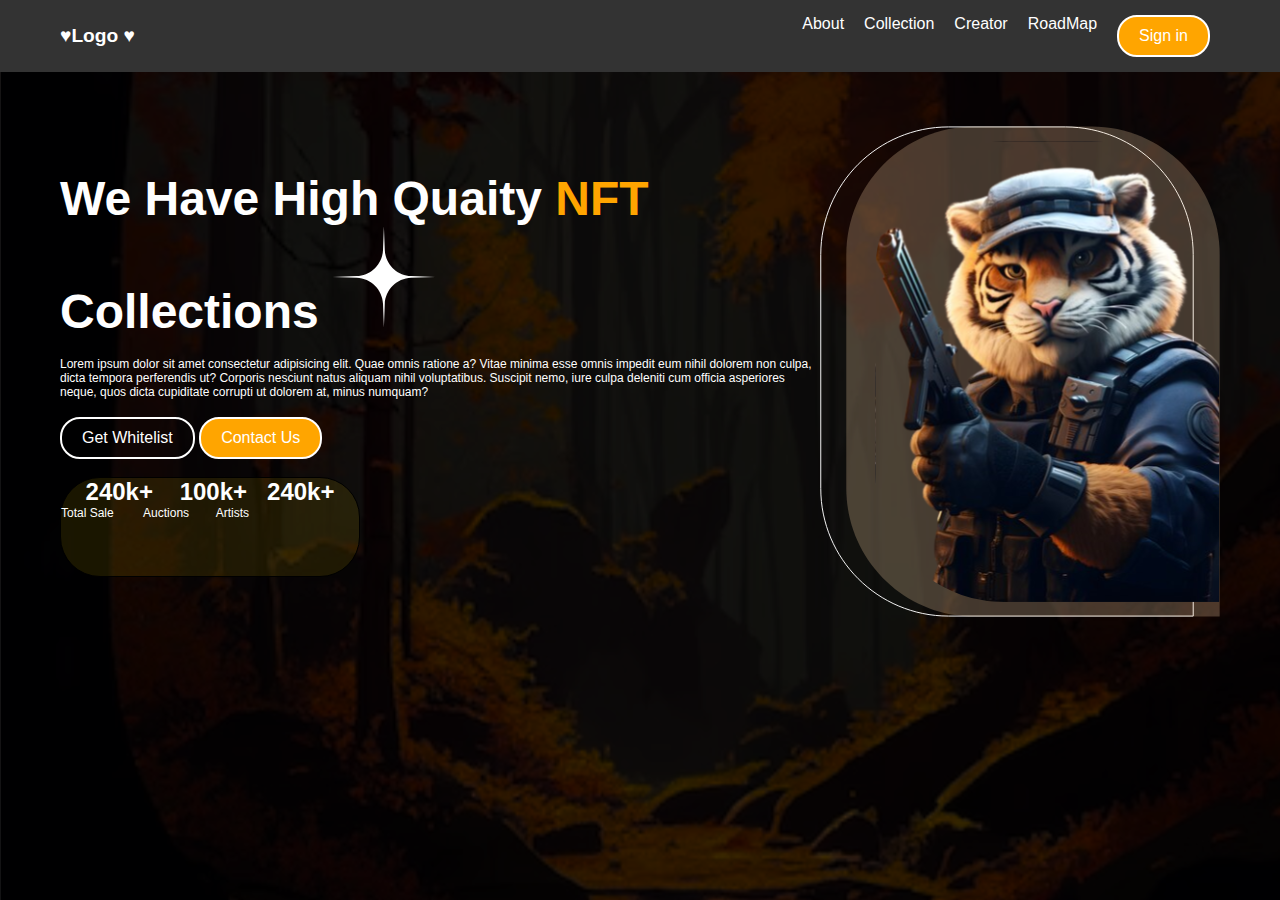
<file: index.html>
<!DOCTYPE html>
<html lang="en">

<head>
    <meta charset="UTF-8">
    <meta name="viewport" content="width=device-width, initial-scale=1.0">
    <title>Home Page</title>
    <link rel="stylesheet" href="style.css">
</head>

<body>
    <nav class="navbar">
        <div class="container">
            <a href="#" class="brand">&hearts;Logo &hearts;</a>
            <div class="menu-toggle">&#9776;</div>
            <ul class="nav-links">
                <li><a href="about.html">About</a></li>
                <li><a href="col.html">Collection</a></li>
                <li><a href="creator.html">Creator</a></li>
                <li><a href="roadmap.html">RoadMap</a></li>
                <li><form action="login.html">
                    <button style="background-color: orange;">Sign in</button>
                </form></li>
            </ul>
        </div>
    </nav>
    <br><br><br>

    <div class="container">
        <div class="inline" id="one">
            <h1>We Have High Quaity <b style="color: orange;">NFT</b> Collections <img src="filled_star.svg" alt="star"></h1>
            <br>
            
            <p>Lorem ipsum dolor sit amet consectetur adipisicing elit. Quae omnis ratione a? Vitae minima esse omnis
                impedit eum nihil dolorem non culpa, dicta tempora perferendis ut? Corporis nesciunt natus aliquam nihil
                voluptatibus. Suscipit nemo, iure culpa deleniti cum officia asperiores neque, quos dicta cupiditate
                corrupti ut dolorem at, minus numquam?</p>
                <br>
                <button id="get">Get Whitelist</button>
                <button id="cont">Contact Us</button>
                <br><br>
                <div id="detail">
                    <h2 style="color: white;">240k+ &nbsp;&nbsp;&nbsp;100k+&nbsp;&nbsp;&nbsp;240k+</h2>
                    <p style="text-align: left;">Total Sale&nbsp;&nbsp;&nbsp;&nbsp;&nbsp;&nbsp;&nbsp;&nbsp;
                        Auctions&nbsp;&nbsp;&nbsp;&nbsp;&nbsp;&nbsp;&nbsp;&nbsp;Artists</p>
                </div>

        </div>

        <div class="inline" id="two">
            <img src="tiger_hero.svg" alt="tiger">
        </div>
    </div>
    <script src="app.js"></script>
</body>

</html>
</file>
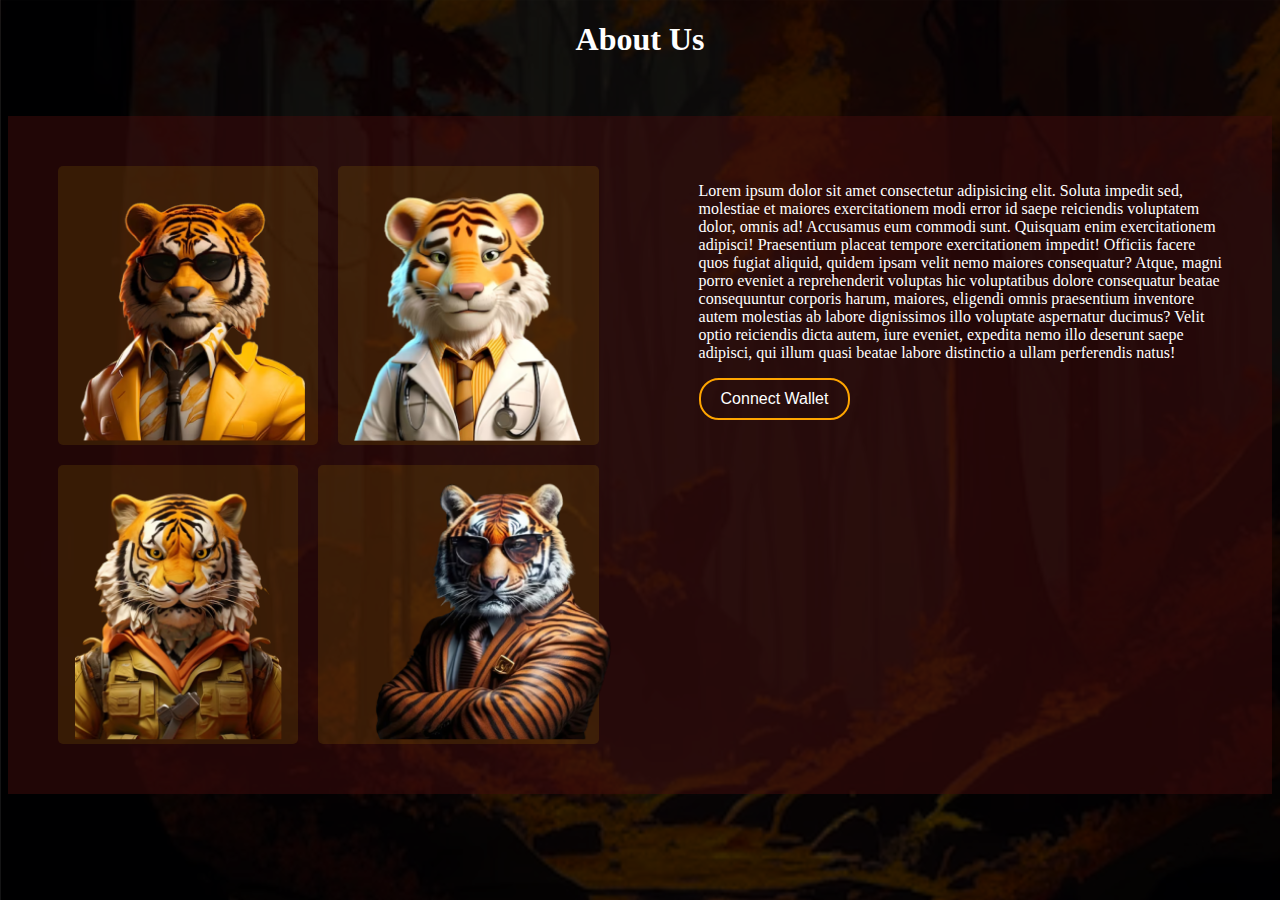
<file: about.html>
<!DOCTYPE html>
<html lang="en">

<head>
    <meta charset="UTF-8">
    <meta name="viewport" content="width=device-width, initial-scale=1.0">
    <title>About</title>
    <link rel="stylesheet" href="sabout.css">
</head>

<body>

    <h1>About Us</h1>
    <br><br>
    <div class="container">
        <div class="inline1">
            <div class="upper-row">
                <div class="box"><img src="image 104.png" alt="img1"></div>
                <div class="box"><img src="image 105.png" alt="img2"></div>
            </div>
            <div class="lower-row">
                <div class="box"><img src="image 106.png" alt="img3"></div>
                <div class="box"><img src="image 107.png" alt="img4"></div>
            </div>

        </div>
        <div class="inline1" id="content">
            <p>Lorem ipsum dolor sit amet consectetur adipisicing elit. Soluta impedit sed, molestiae et maiores
                exercitationem modi error id saepe reiciendis voluptatem dolor, omnis ad! Accusamus eum commodi sunt.
                Quisquam enim exercitationem adipisci! Praesentium placeat tempore exercitationem impedit! Officiis
                facere quos fugiat aliquid, quidem ipsam velit nemo maiores consequatur? Atque, magni porro eveniet a
                reprehenderit voluptas hic voluptatibus dolore consequatur beatae consequuntur corporis harum, maiores,
                eligendi omnis praesentium inventore autem molestias ab labore dignissimos illo voluptate aspernatur
                ducimus? Velit optio reiciendis dicta autem, iure eveniet, expedita nemo illo deserunt saepe adipisci,
                qui illum quasi beatae labore distinctio a ullam perferendis natus!</p>

            <button>Connect Wallet</button>

        </div>

    </div>
</body>

</html>
</file>
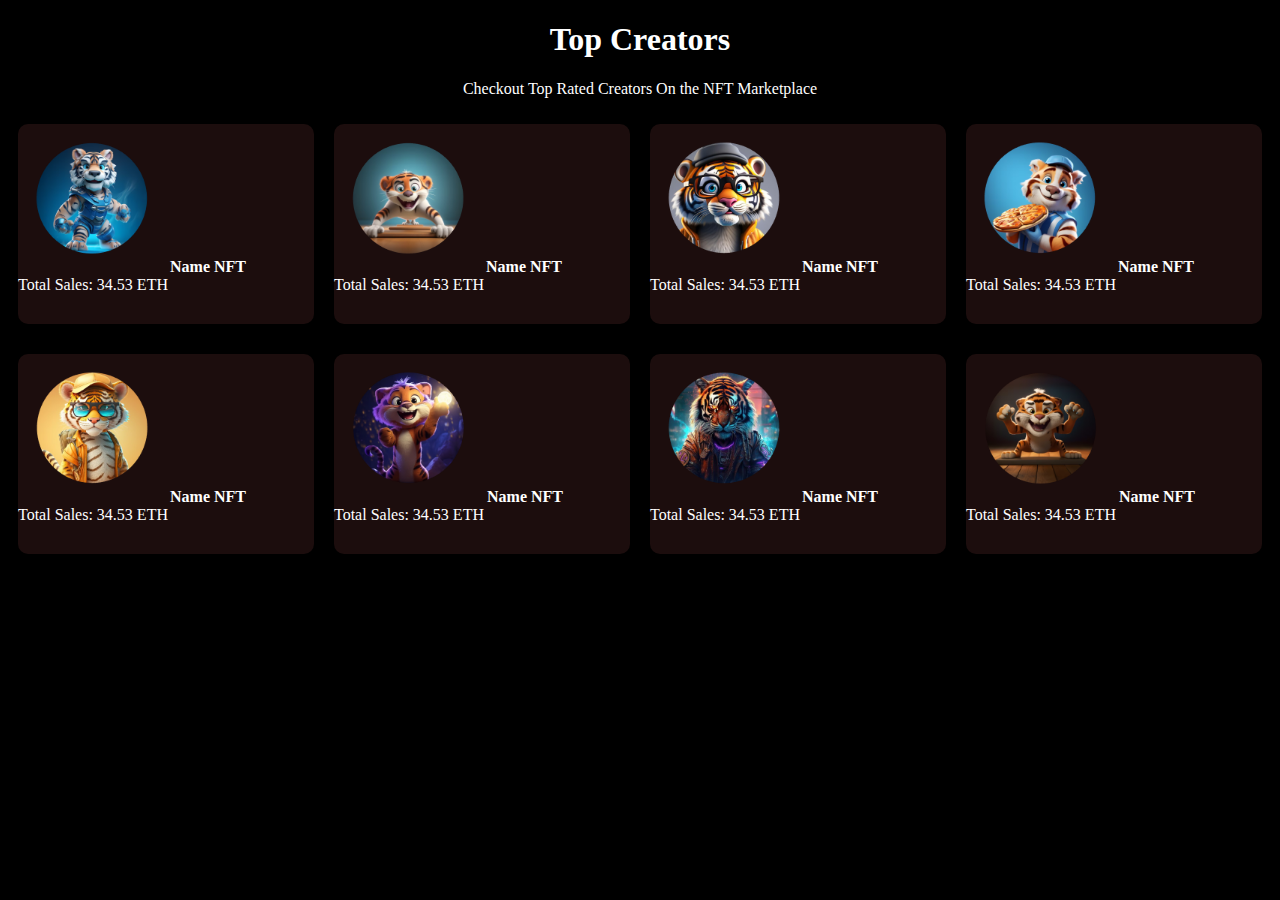
<file: creator.html>
<!DOCTYPE html>
<html lang="en">
<head>
    <meta charset="UTF-8">
    <meta name="viewport" content="width=device-width, initial-scale=1.0">
    <title>Creator</title>
    <link rel="stylesheet" href="creator.css">
</head>
<body>
    <h1 style="text-align: center;color: white;">Top Creators</h1>
    <p style="text-align: center; color: white;">Checkout Top Rated Creators On the NFT Marketplace</p>
    <div class="container">
        <div class="upper-row">
            <div class="box"><img src="Ellipse 137.png" alt="">
                <b>Name NFT</b> <br>
                Total Sales:&nbsp;34.53 ETH
            </div>
            <div class="box"><img src="Ellipse 138.png" alt="">
                <b>Name NFT</b> <br>
                Total Sales:&nbsp;34.53 ETH
            </div>
            <div class="box"><img src="Ellipse 133-1.png" alt="">
                <b>Name NFT</b> <br>
                Total Sales:&nbsp;34.53 ETH
            </div>
            <div class="box"><img src="Ellipse 133.png" alt="">
                <b>Name NFT</b> <br>
                Total Sales:&nbsp;34.53 ETH
            </div>
        </div>
        <div class="lower-row">
            <div class="box"><img src="Ellipse 134-1.png" alt="">
                <b>Name NFT</b> <br>
                Total Sales:&nbsp;34.53 ETH
            </div>
            <div class="box"><img src="Ellipse 134.png" alt="">
                <b>Name NFT</b> <br>
                Total Sales:&nbsp;34.53 ETH
            </div>
            <div class="box"><img src="Ellipse 135.png" alt="">
                <b>Name NFT</b> <br>
                Total Sales:&nbsp;34.53 ETH
            </div>
            <div class="box"><img src="Ellipse 136.png" alt="">
                <b>Name NFT</b> <br>
                Total Sales:&nbsp;34.53 ETH
            </div>
        </div>
    </div>
</body>
</html>
</file>
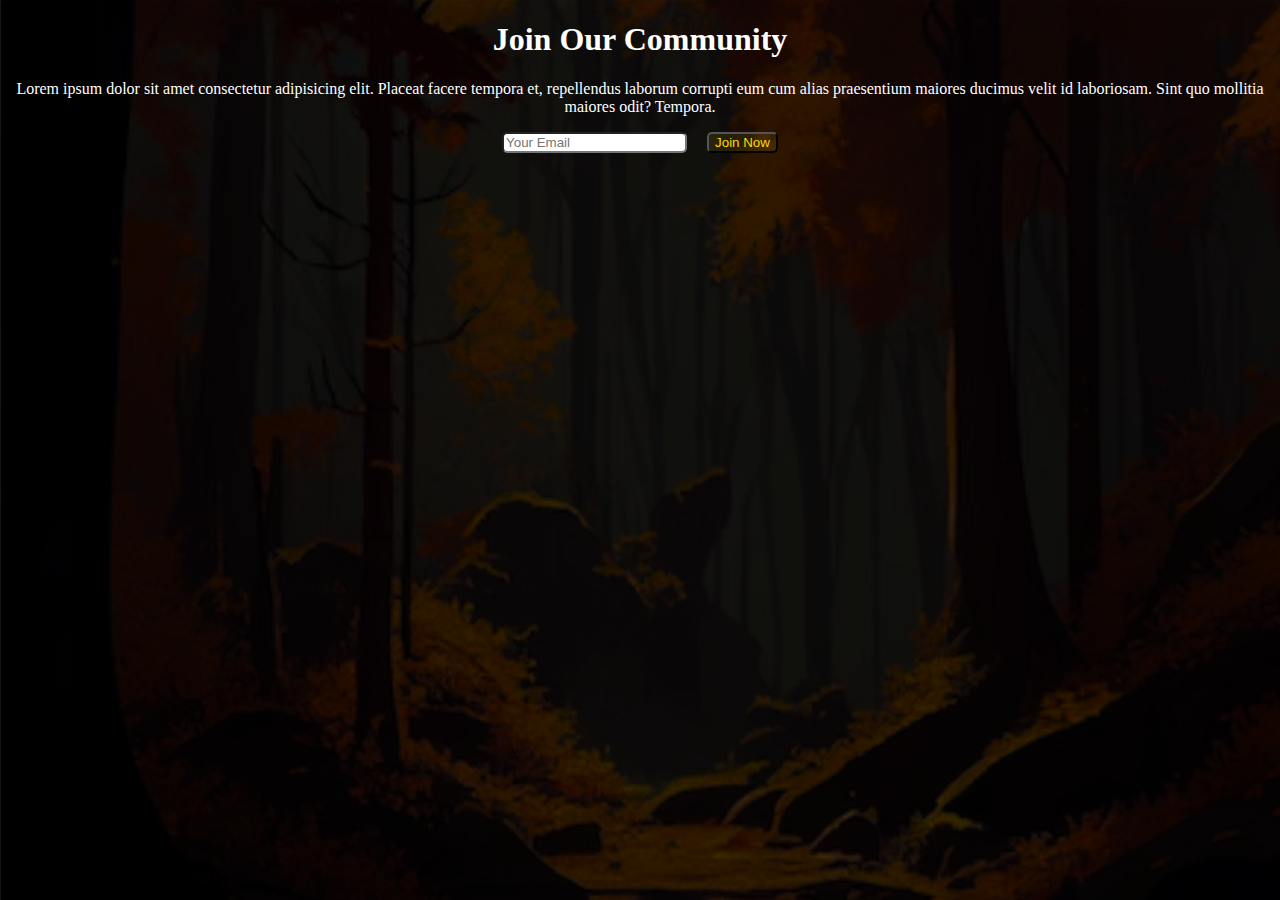
<file: login.html>
<!DOCTYPE html>
<html lang="en">

<head>
    <meta charset="UTF-8">
    <meta name="viewport" content="width=device-width, initial-scale=1.0">
    <title>LogIn Page</title>
    <link rel="stylesheet" href="login.css">
</head>

<body>
    <h1>Join Our Community</h1>
    <p>Lorem ipsum dolor sit amet consectetur adipisicing elit. Placeat facere tempora et, repellendus laborum corrupti
        eum cum alias praesentium maiores ducimus velit id laboriosam. Sint quo mollitia maiores odit? Tempora.</p>
    <form action="">
        <input type="text" placeholder="Your Email">&nbsp;&nbsp;&nbsp;&nbsp;
        <button>Join Now</button>
    </form>
    </body>

</html>
</file>
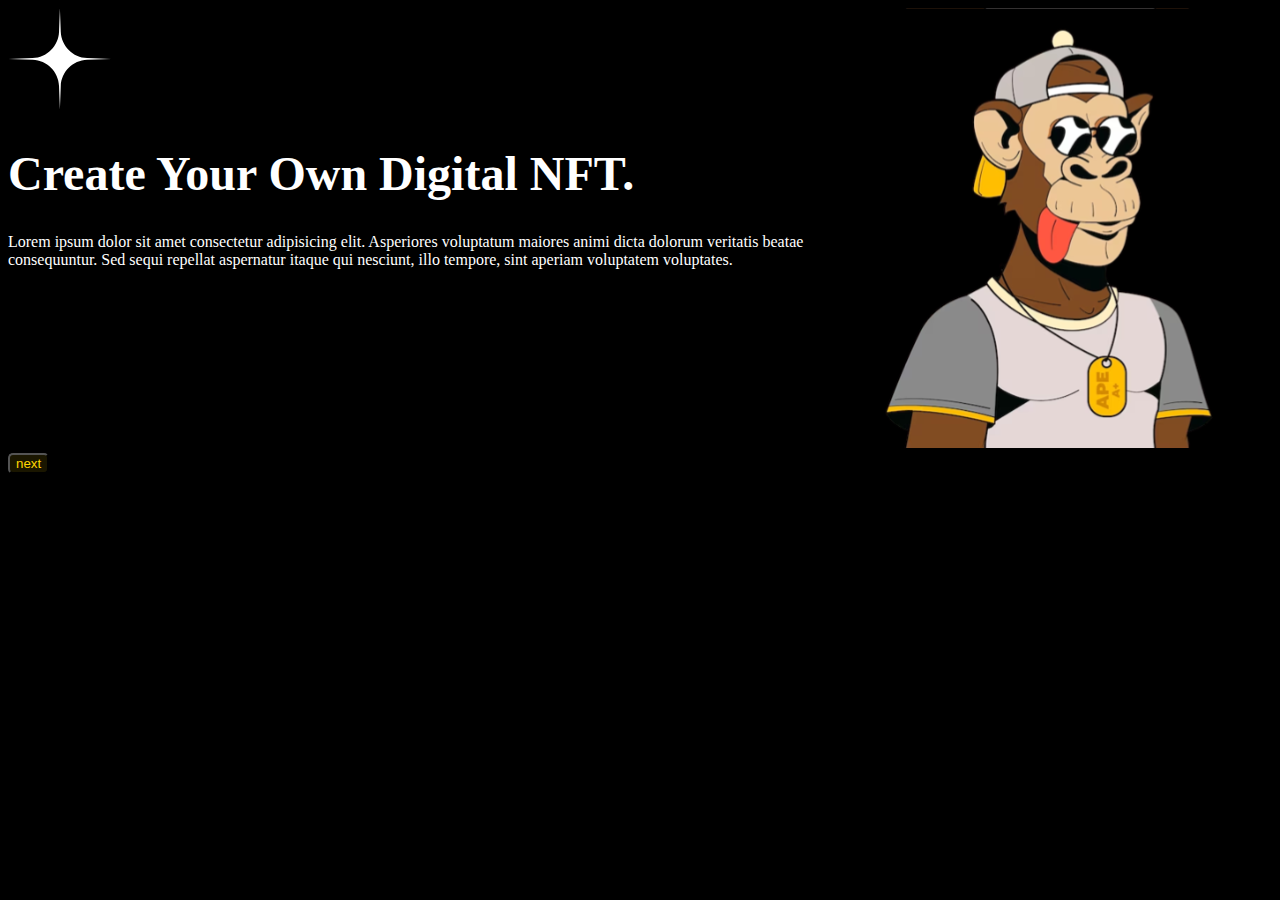
<file: page2.html>
<!DOCTYPE html>
<html lang="en">

<head>
    <meta charset="UTF-8">
    <meta name="viewport" content="width=device-width, initial-scale=1.0">
    <title>page2</title>
    <link rel="stylesheet" href="common.css">
</head>

<body>
    <div class="container">
        <div class="inline">
            <img src="filled_star.svg" alt="">
            <h1>Create Your Own Digital NFT.</h1>
            <p>Lorem ipsum dolor sit amet consectetur adipisicing elit. Asperiores voluptatum maiores animi dicta
                dolorum veritatis beatae consequuntur. Sed sequi repellat aspernatur itaque qui nesciunt, illo tempore,
                sint aperiam voluptatem voluptates.</p>
        </div>
        <div class="inline">
            <img id="main" src="monkey.svg" alt="">
        </div>

    </div>
    <form action="page3.html">
        <button>next</button>
    </form>
</body>

</html>
</file>
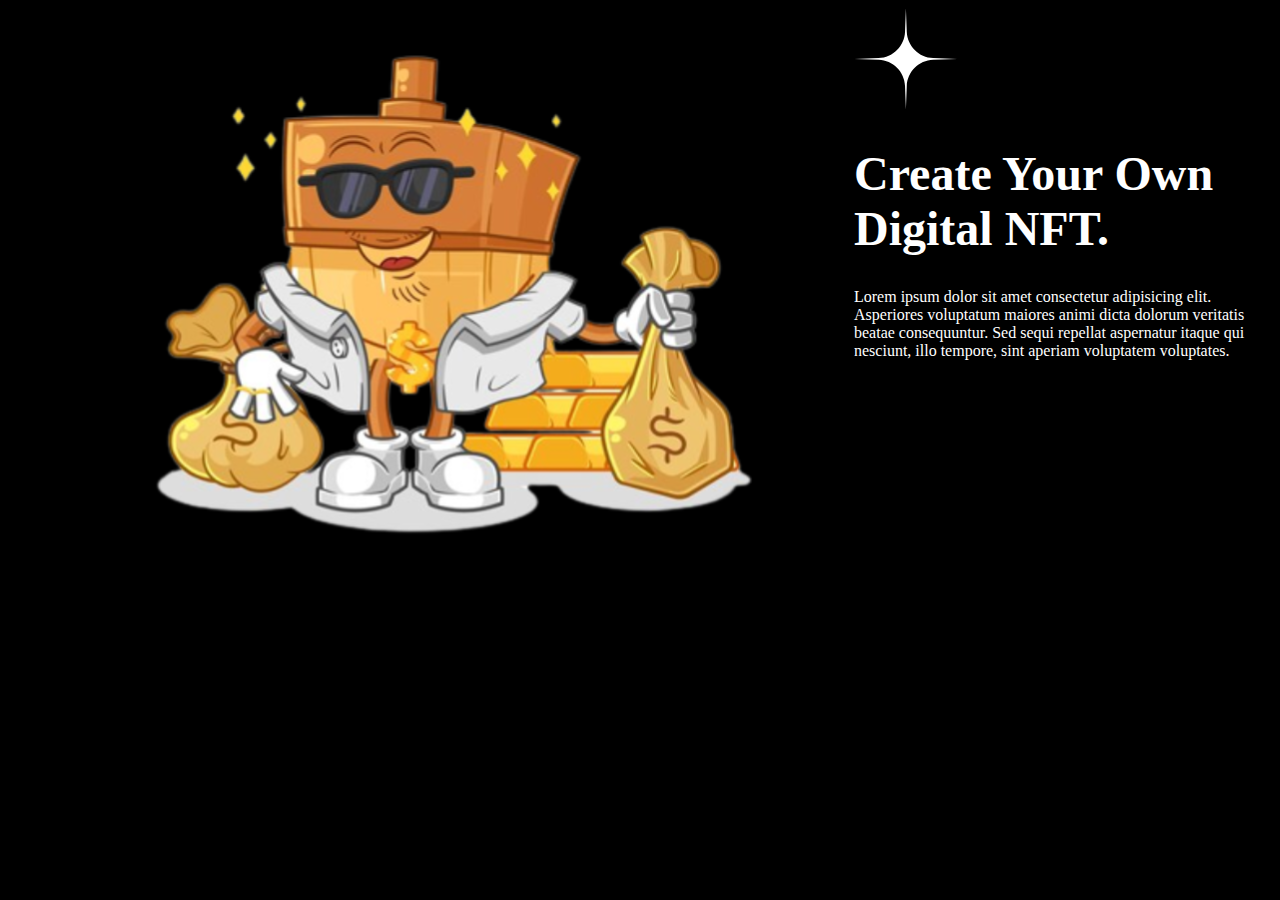
<file: page3.html>
<!DOCTYPE html>
<html lang="en">
<head>
    <meta charset="UTF-8">
    <meta name="viewport" content="width=device-width, initial-scale=1.0">
    <title>Page3</title>
    <link rel="stylesheet" href="common.css">
</head>
<body>
    <div class="container">
        <div class="inline">
            <img id="main" src="goldman.svg" alt="">
        </div>
        <div class="inline">
            <img src="filled_star.svg" alt="">
            <h1>Create Your Own Digital NFT.</h1>
            <p>Lorem ipsum dolor sit amet consectetur adipisicing elit. Asperiores voluptatum maiores animi dicta
                dolorum veritatis beatae consequuntur. Sed sequi repellat aspernatur itaque qui nesciunt, illo tempore,
                sint aperiam voluptatem voluptates.</p>
        </div>
        

    </div>
    
</body>
</html>
</file>
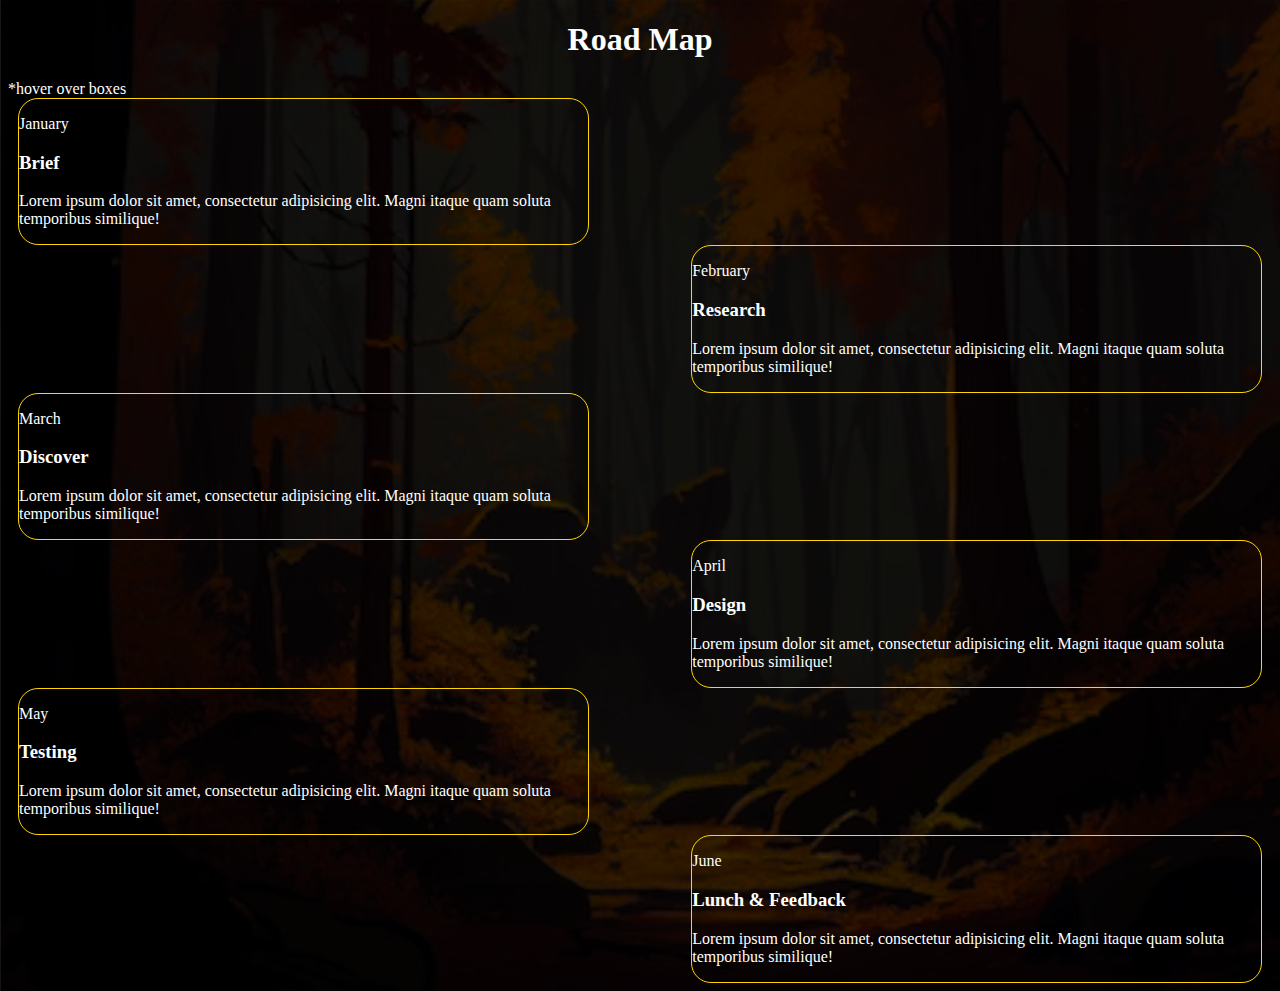
<file: roadmap.html>
<!DOCTYPE html>
<html lang="en">

<head>
    <meta charset="UTF-8">
    <meta name="viewport" content="width=device-width, initial-scale=1.0">
    <title>Road Map</title>
    <link rel="stylesheet" href="rmap.css">
</head>

<body>
    <h1 style="text-align: center; color: white;">Road Map</h1> <span style="text-align: right;color: white;">*hover over boxes</span>
    <div class="odd">
        <p style="text-align: centre;">January</p>
        <h3>Brief</h3>
        <p>Lorem ipsum dolor sit amet, consectetur adipisicing elit. Magni itaque quam soluta temporibus similique!
            </p>
    </div>
    <div class="even">
        <p style="text-align: centre;">February</p>
        <h3>Research</h3>
        <p>Lorem ipsum dolor sit amet, consectetur adipisicing elit. Magni itaque quam soluta temporibus similique!
            </p>
    </div>
    <div class="odd">
        <p style="text-align: centre;">March</p>
        <h3>Discover</h3>
        <p>Lorem ipsum dolor sit amet, consectetur adipisicing elit. Magni itaque quam soluta temporibus similique!
            </p>
    </div>
    <div class="even">
        <p style="text-align: centre;">April</p>
        <h3>Design</h3>
        <p>Lorem ipsum dolor sit amet, consectetur adipisicing elit. Magni itaque quam soluta temporibus similique!
            </p>
    </div>
    <div class="odd">
        <p style="text-align: centre;">May</p>
        <h3>Testing</h3>
        <p>Lorem ipsum dolor sit amet, consectetur adipisicing elit. Magni itaque quam soluta temporibus similique!
            </p>
    </div>
    <div class="even">
        <p style="text-align: centre;">June</p>
        <h3>Lunch & Feedback</h3>
        <p>Lorem ipsum dolor sit amet, consectetur adipisicing elit. Magni itaque quam soluta temporibus similique!
            </p>
    </div>

</body>

</html>
</file>
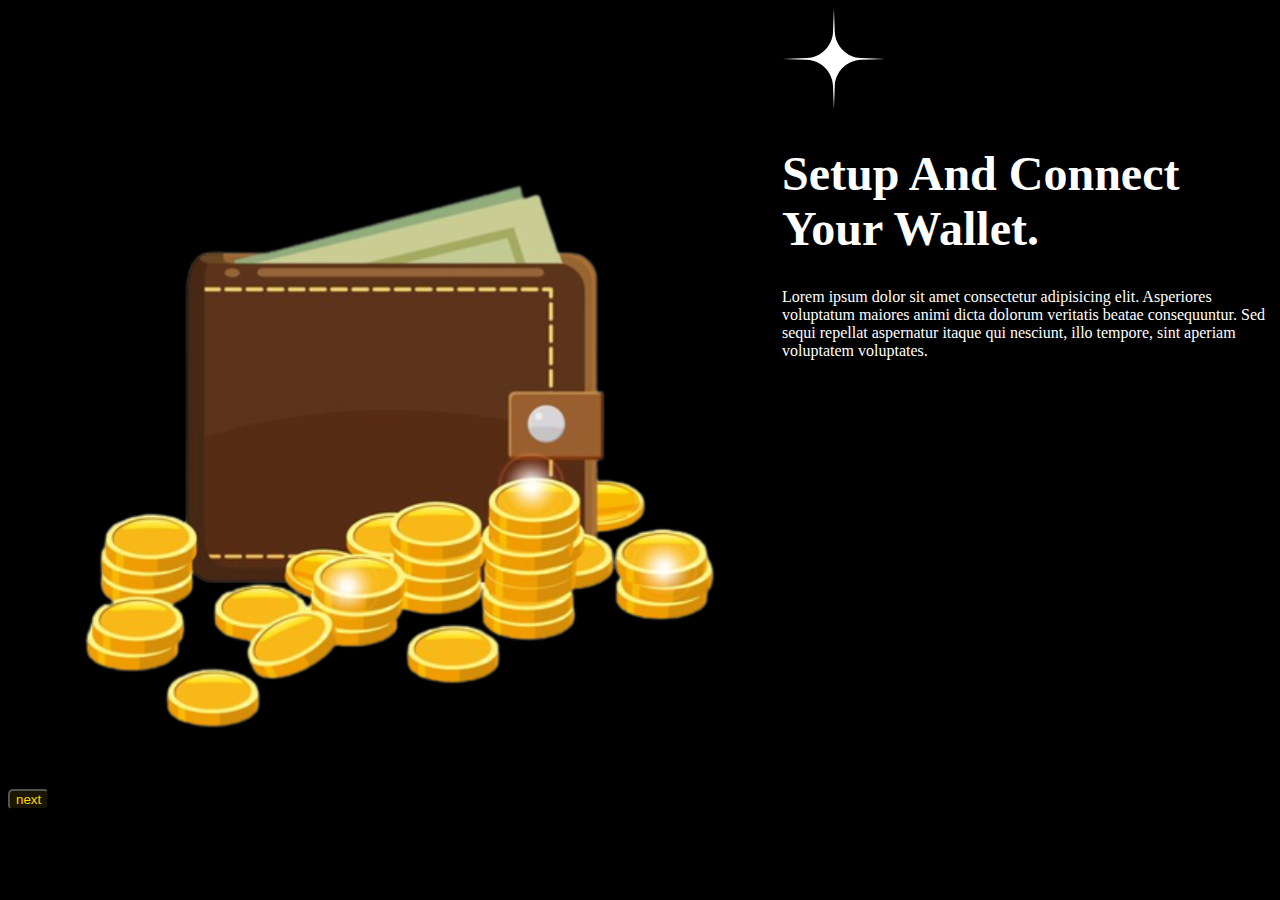
<file: whitelist.html>
<!DOCTYPE html>
<html lang="en">

<head>
    <meta charset="UTF-8">
    <meta name="viewport" content="width=device-width, initial-scale=1.0">
    <title>Page1</title>
    <link rel="stylesheet" href="common.css">
</head>

<body>
    <div class="container">
        <div class="inline">
            <img src="wallet.svg" alt="">
        </div>
        <div class="inline">
            <img src="filled_star.svg" alt="">
            <h1>Setup And Connect Your Wallet.</h1>
            <p>Lorem ipsum dolor sit amet consectetur adipisicing elit. Asperiores voluptatum maiores animi dicta
                dolorum veritatis beatae consequuntur. Sed sequi repellat aspernatur itaque qui nesciunt, illo tempore,
                sint aperiam voluptatem voluptates.</p>
        </div>
    </div>
    <form action="page2.html">
        <button>next</button>
    </form>
</body>

</html>
</file>
<file: style.css>
/* style for the navigation bar */
* {
    box-sizing: border-box;
    margin: 0;
    padding: 0;
}

body {
    font-family: Arial, sans-serif;
}

.container {
    max-width: 1200px;
    margin: 0 auto;
    padding: 0 20px;
    display: flex;
    justify-content: space-between;
    align-items: center;
}

.navbar {
    background-color: #333;
    color: #fff;
    padding: 15px 0;
}

.brand {
    color: #fff;
    text-decoration: none;
    font-weight: bold;
    font-size: 1.2rem;
}

.nav-links {
    list-style: none;
    display: flex;
}

.nav-links li {
    margin: 0 10px;
}

.nav-links a {
    color: #fff;
    text-decoration: none;
}

.menu-toggle {
    display: none;
    color: #fff;
    font-size: 1.5rem;
    cursor: pointer;
}

.content {
    text-align: center;
    padding: 50px 0;
}

@media (max-width: 768px) {
    .container {
        flex-direction: column;
    }

    .menu-toggle {
        display: block;
    }

    .nav-links {
        display: none;
        width: 100%;
        flex-direction: column;
        text-align: center;
        background-color: #444;
        padding: 10px 0;
    }

    .nav-links li {
        margin: 10px 0;
    }

    .nav-links a {
        color: #fff;
        text-decoration: none;
    }

    .show-menu {
        display: flex;
    }
}

/*to set up backgroung image*/
body {
    background-image: url('bg.svg');
    background-size: cover; /* or contain */
    /* background-position: center; */
    background-repeat: no-repeat;
    /* Optionally, set a background color in case the image is not available */
    background-color: #f0f0f0;
}

 .content {
     /* Additional styles for content  */
    text-align: center;
    padding: 50px 0;
   
} 

.container{
    display: flex;
}
.inline{
    display: inline-block;
}
#one h1,p{
    color: white;
}
#two img{
    width: 400px;
    height: auto;
}
h1{
    font-size: 3em;
}
p{
    font-size: .75em;
}

button {
    background-color: transparent; /* Set button background to transparent */
    border: 2px solid white; /* Add border for visibility */
    padding: 10px 20px;
    border-radius: 20px;
    color: white;
    font-size: 16px;
    cursor: pointer; 
    /* Add additional styling as needed */
}

#cont{
    background-color: orange;
}

#detail{
    width: 300px;
    height: 100px;
    text-align: center;
    background-color: rgba(255, 215, 0, 0.1);
    border: 1px solid black;
    border-radius:40px ;
}
#details p{
    font-size: 1.5em;

}
</file>
<file: sabout.css>
body {
    background-image: url('bg.svg');
    background-size: cover; /* or contain */
    background-repeat: no-repeat;
    
}
h1{
    text-align: center;
}
.container{
    display: flex;
    flex-wrap: wrap;
    text-align: center;
    background-color: rgba(65, 11, 11, 0.5) ;
}
h1{
    color: white;
}
.inline1{
    display: inline-block;
    width: 50%;
    flex: 1;
    height: auto;
    margin: 40px;
    
}
#content{
    padding: 10px;
    text-align: left;
}
.box {
    width: 50%; /* Each box takes 50% of the container's width */
    height: auto; /* Adjust height as needed */
    background-color: rgba(255, 215, 0, 0.1);
    margin: 10px;
    border-radius: 5px;
    box-sizing: border-box; /* Include padding and border in box's total width */
}

@media (max-width: 600px) {
    .box {
        width: 80%; /* Each box takes 100% width on smaller screens */
    }
}

.upper-row, .lower-row {
    width: 100%;
    display: flex;
    justify-content: space-between;
}

@media (max-width: 600px) {
    .upper-row, .lower-row {
        flex-direction: column;
    }
}



p{
    color: white;
}
button {
    background-color: transparent; /* Set button background to transparent */
    border: 2px solid orange; /* Add border for visibility */
    padding: 10px 20px;
    border-radius: 20px;
    color: white;
    font-size: 16px;
    cursor: pointer; 
    /* Add additional styling as needed */
}
img{
    height: 275px;
    width: auto;
}
</file>
<file: creator.css>
body{
    background-color: black;
}
.container {
    display: flex;
    flex-direction: column;
    justify-content: space-between;
    height: 50vh; /* Set the container height to fill the viewport */
}

.upper-row, .lower-row {
    display: flex;
    justify-content: space-around;
}

.box {
    color: white;
    width: 25%; /* Adjust the width as needed */
    height: 200px; /* Adjust the height as needed */
    background-color: rgba(55, 26, 26, 0.5);;
    margin: 5px;
    padding: auto;
    margin: 10px;
    border-radius: 10px ;
    box-sizing: border-box; /* Include padding and border in box's total width */
}
img{
    scale: .75;
}
b{
    color: white;
}
</file>
<file: login.css>
body{
    text-align: center;
    color: white;
    background-image: url('bg.svg');
    background-size: cover; /* or contain */
    background-repeat: no-repeat;
    
}
input{
    border-radius: 5px;
}

button{
    background-color: rgba(255, 215, 0, 0.1);
    color: gold;
    border-radius: 5px;
}
</file>
<file: common.css>
body{
    color: white;
    background-color: black;

}
.container{
    display: flex;
}

.inline{
    display: inline-block;
}

h1{
    font-size: 3em;
}

button{
    background-color: rgba(255, 215, 0, 0.1);
    color: gold;
    border-radius: 5px;
}
main{
    width: 80%;
}
</file>
<file: rmap.css>
body{
    background-image: url('bg.svg');
    background-size: cover; /* or contain */
    background-repeat: no-repeat;
    
}


.odd{
    color: white;
    width: 45%;
    height: 16%;
    background-color: transparent;
    border: 1px solid gold;
    margin-left: 10px;
    border-radius: 20px;
    transition: margin-left 3s ease-in .8s ;
}
.odd:hover{
    margin-left: 200px;
    background-color: rgba(255, 215, 0, 0.1);
}

.even{
    color: white;
    width : 45%;
    height: 16%;
    background-color: transparent;
    border: 1px solid gold;
    margin-right: 10px;
    margin-left: auto;
    border-radius: 20px;
    transition: margin-right 3s ease-in .8s ;
}

.even:hover{
    background-color: rgba(255, 215, 0, 0.1);
    margin-right: 200px; 
    
}
</file>
